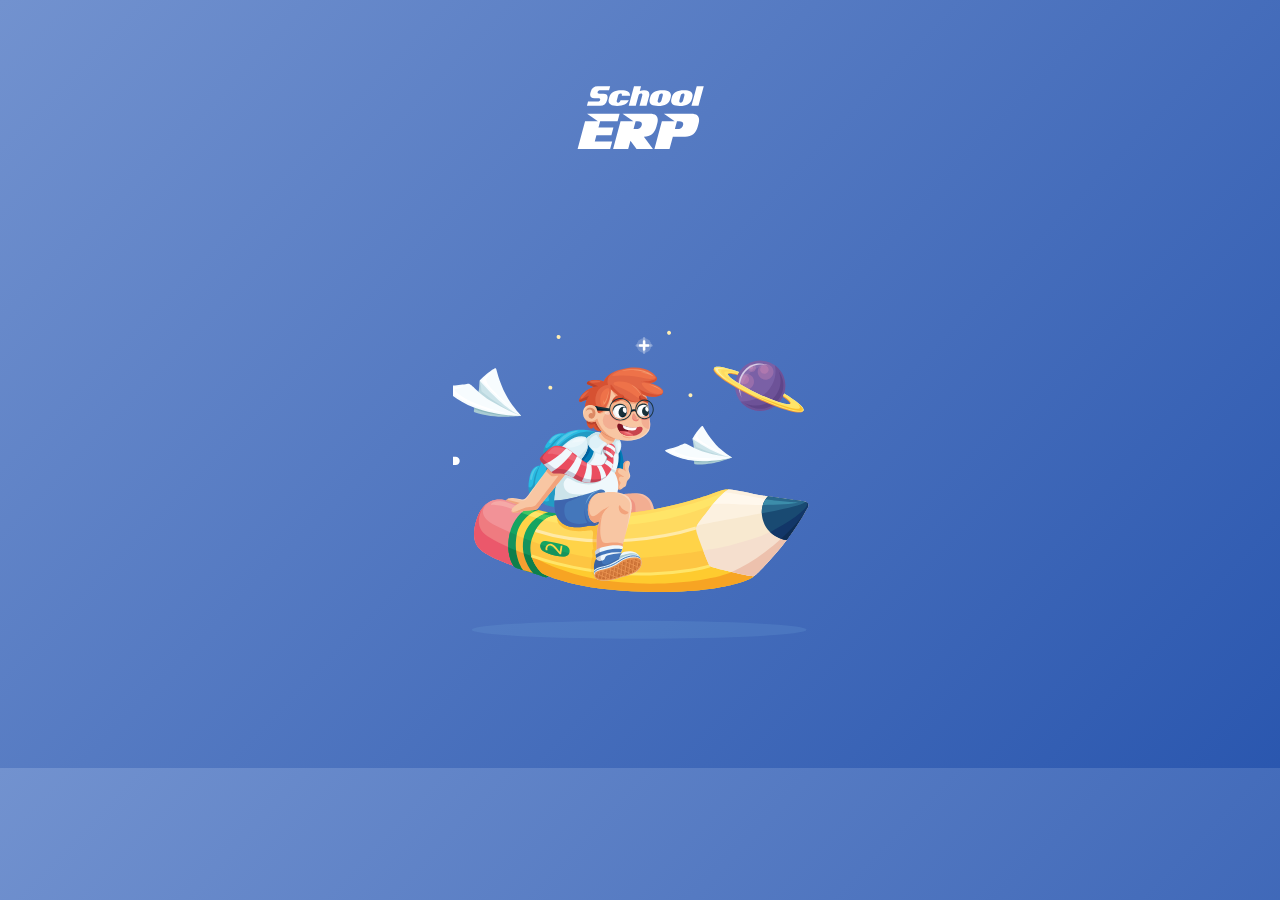
<file: index.html>
<!DOCTYPE html>
<html lang="eS">
<head>
    
    <!--Meta-->
    <meta charset="UTF-8">
    <meta http-equiv="X-UA-Compatible" content="IE=edge">
    <meta name="viewport" content="width=device-width, initial-scale=1.0">

    <!--Section for Styles-->
    <link rel="stylesheet" href="css/global.css">
    <link rel="stylesheet" href="css/splash.css">

    <title>School ERP</title>

</head>

<body class="section-body section-splash">
    
    <div class="logo">
       <a href="login.html"><img src="img/Logo.svg" alt="" ></a> 
    </div>

    <div class="cara">
        <img src="img/Niñolap.svg" alt="">
    </div>

</body>


</html>
</file>
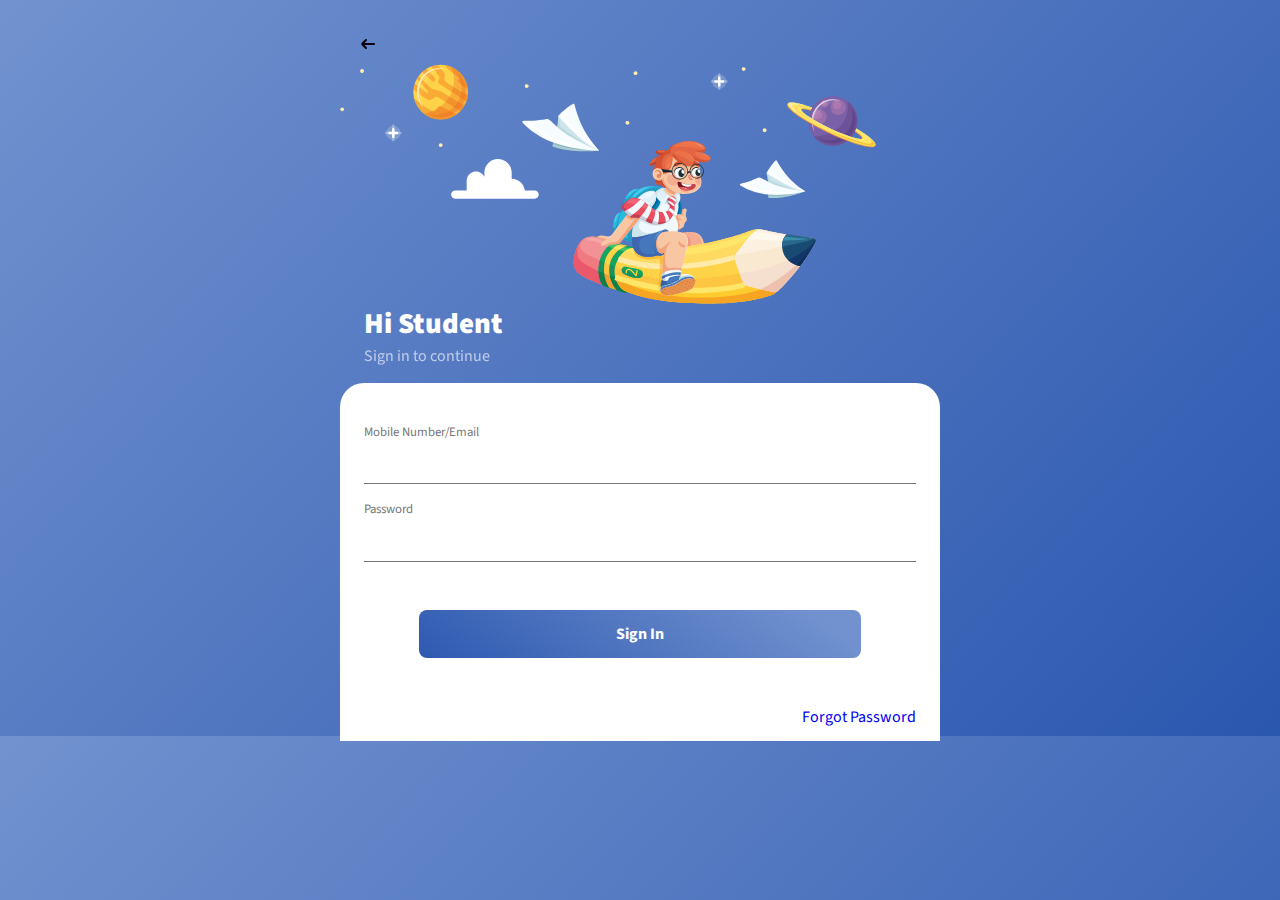
<file: login.html>
<!DOCTYPE html>
<html lang="es">
<head>
    
    <!--Meta-->
    <meta charset="UTF-8">
    <meta http-equiv="X-UA-Compatible" content="IE=edge">
    <meta name="viewport" content="width=device-width, initial-scale=1.0">

    <!--Section for styles-->
    <link rel="stylesheet" href="css/global.css">
    <link rel="stylesheet" href="css/login.css">
    <link rel="stylesheet" href="css/formulario.css">

    <!--Fuentes-->
    <style>
        @import url('https://fonts.googleapis.com/css2?family=Source+Sans+Pro:wght@300&display=swap');
    </style>

    <title>login</title>

</head>

<body class="section-body tamaño-login">

    <section>
        <div class="flecha">
            <a href="index.html"><img src="img/Arrow-right.svg" alt=""></a>
        </div>

        <div class="logo">
            <img src="img/vector.svg" alt="">
        </div>

        <div class="texto-cuadro">
            <h1 class="Tituloo"><b>Hi Student</b></h1>
            <p class="titulo2">Sign in to continue</p>
        </div>
    </section>

    <section class="formulario formulario-height">
        
        <form action="" method="POST" id="form">
            <div class="form">   
                <div class="grupo">
                    <input type="email" name="" id="name" required> <span class="barra"></span>
                    <label for="">Mobile Number/Email</label>
                </div>

                </div>
                <div class="grupo">
                    <input type="password" name="" id="name" required> <span class="barra"></span>
                    <label for="">Password</label>
                </div>

                <button type="submit"><b>Sign In</b></button>
                
                <div class="conector">
                    <a href="login2.html" style="text-decoration: none;">Forgot Password</a>
                </div>

            </div>

        </form>
        
    
    </section>

    
</body>
</html>
</file>
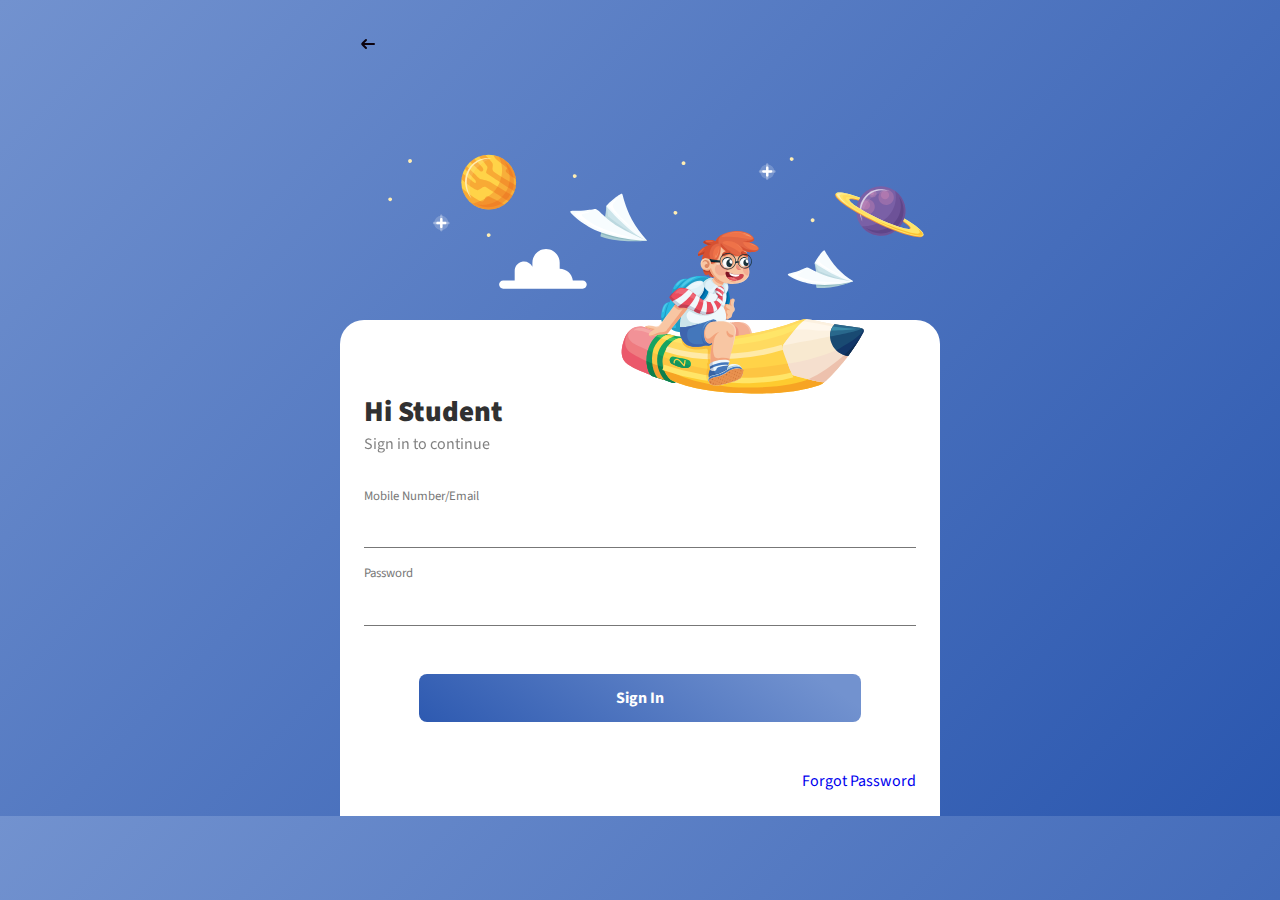
<file: login2.html>
<!DOCTYPE html>
<html lang="es">
<head>
    <!--Meta-->
    <meta charset="UTF-8">
    <meta http-equiv="X-UA-Compatible" content="IE=edge">
    <meta name="viewport" content="width=device-width, initial-scale=1.0">

    <!--Css-->
    <link rel="stylesheet" href="css/login2.css">
    <link rel="stylesheet" href="css/formulario.css">
    <link rel="stylesheet" href="css/global.css">

    <!--Fuentes-->
    <style>
        @import url('https://fonts.googleapis.com/css2?family=Source+Sans+Pro:wght@300&display=swap');
    </style>

    <title>Login2</title>

</head>

<body class="section-body tamaño-login2">
    
    <div class="flecha">
        <a href="login.html"><img src="img/Arrow-right.svg" alt=""></a>
    </div>
        
    <div class="logo">
        <img src="img/vector.svg" alt="">
    </div>

    <section class="formulario formulario-height">
        
        <form action="" method="POST" id="form">
            <div class="form">   
                
                <div class="texto-cuadro">
                    <h1 class="Tituloo"><b>Hi Student</b></h1>
                    <p class="titulo2">Sign in to continue</p>
                </div>


                <div class="grupo">
                    <input type="email" name="" id="name" required> <span class="barra"></span>
                    <label for="">Mobile Number/Email</label>
                </div>

                </div>
                <div class="grupo">
                    <input type="password" name="" id="name" required> <span class="barra"></span>
                    <label for="">Password</label>
                </div>

                <button type="submit"><b>Sign In</b></button>
                
                <div class="conector">
                    <a href="login.html" style="text-decoration: none;">Forgot Password</a>
                </div>

            </div>

        </form>
        
    
    </section>
    

</body>


</html>
</file>
<file: css/global.css>
*{
    margin: 0;
    padding: 0;
    box-sizing: border-box;
    font-family: 'Source Sans Pro', sans-serif;

}


html{
    font-size: 1rem; /* Unidaddes REM */
}

:root {
    /*colores*/
    
    --azul: #345FB4;
    --celeste: #6789CA;
    --negro: #313131;
    --gris: #777777;
    --grisclaro: #A5A5A5;
    --blanco: #fff;

    /*Tamaños de fuente*/
    
    --Titulos : 4rem;
    --Sub : 2rem;
    --Texto : 1.6rem;
    --parrafo : 1.4rem;
    --SubTex : 1.2rem;
}

/*Definición de las secciones*/
.section-body{
    max-width: 37.5rem;
    height: auto;
    margin: auto;
    background: linear-gradient(313.78deg, #2855AE -3.15%, #7292CF 100%);

}



/*Definición de Botones*/
.botones{
    width: 31.5rem;
    height: 5.4rem;

    background: linear-gradient(35.54deg, #2855AE -7.25%, #7292CF 90.75%);
}
</file>
<file: css/splash.css>
.logo{

    width: 18rem;
    height: 15rem;
    margin: auto;
    justify-content: center;
    align-items: center;
    display: flex;
}

.cara{

    margin: auto;
    width: 25rem;
    height: 30rem;
    justify-content: center;
    align-items: center;
    display: flex;
}

.section-splash{
    height: 48rem;
}
</file>
<file: css/login.css>
.tamaño-login{
    height: 44rem;

}

.logo{
    width: 20rem;
    height: 15rem;
    display: flex;
}

.texto-cuadro{
    font-family: 'Source Sans Pro', sans-serif;
    width: 10rem;


    margin-left: 1.5rem;
}

.Tituloo{
    color: #fff;
    font-size: 1.8rem;
}

.titulo2{
    color: #fff;

    mix-blend-mode: normal;
    opacity: 0.61;
    font-size: 1rem;
    
}

.flecha{
 
    flex: auto;
    margin: 2rem 0 0 1rem;
    width: 2rem;
    height: 2rem;
    align-items: center;
}

.formulario-height{
    height: 23.4rem;

}
</file>
<file: css/formulario.css>
::before, ::after{
    margin: 0;
    padding: 0;
    box-sizing: border-box;
}

.formulario{
    padding-top: 1rem;
    display: flex;
    font-family: 'Source Sans Pro', sans-serif;
    width: 100%;
}

form{
    background: #fff;
    padding: 1.5rem 1.5rem 0 ;
    box-shadow: 0 0 0.6rem 0 rgba(255, 255, 255, alpha);
    border-radius: 1.5rem 1.5rem 0rem 0;
    width: 100%;
}

.form{
    width: 100%;
    margin: auto;

}

form .grupo{
    position: relative;
    margin:1rem 0 0rem 0;
}

input{
    background: none;
    font-size: 1rem;
    padding: 1.5rem 0rem 0.9rem;
    display: block;
    width: 100%;
    border: none;
    border-bottom: 0.1rem solid var(--gris) ;
    color: var(--gris);
}

input:focus{
    outline: none;
    color: rgb(94,93,93);
}

label{
    color: var(--gris);
    font-size: 0.8rem;
    position: absolute;
    top: 0rem;
    transition: 0.5s ease-in-out all;
    pointer-events: none;
}

input:focus∼label{
    top: -5rem;
    font-size: 0.7rem;
}

.barra{
    position: relative;
    display: block;
    width: 100%;
}

input:focus∼.barra::before{
    width: 100%;
}

.barra::before{
    content: "";
    height: 1rem;
    width: 0%;
    bottom: 0;
    position: absolute;
    background: linear-gradient(313.78deg, #2855AE -3.15%, #7292CF 100%);
    transition: 0.3s ease width;
    left: 0;
}

button{
    font-family: 'Source Sans Pro', sans-serif;
    background: linear-gradient(35.54deg, #2855AE -7.25%, #7292CF 90.75%);
    border: none;
    display: block;
    width: 80%;
    margin: 3rem auto;
    color: var(--blanco);
    height: 3rem;
    font-size: 1rem;
    cursor: pointer;
    border-radius: 0.5rem;
}

.conector{
    display: block;
    float: right;
    color: var(--negro);
}
</file>
<file: css/login2.css>
.tamaño-login2{
    height: 20rem;
}

.logo{
    width: 20rem;
    height: 15rem;
    display: flex;
    position: relative;
    left: 3rem;
    top: 5.6rem;
}


.flecha{
 
    flex: auto;
    margin: 2rem 0 0 1rem;
    width: 2rem;
    height: 2rem;
    align-items: center;
}

.texto-cuadro{
    font-family: 'Source Sans Pro', sans-serif;
    width: 10rem;

    margin-bottom: 2rem;
    margin-top: 3rem;
}

.Tituloo{
    color: var(--negro);
    font-size: 1.8rem;
}

.titulo2{
    color: var(--negro);

    mix-blend-mode: normal;
    opacity: 0.61;
    font-size: 1rem;
    
}

.formulario-height{
    height: 32rem;
}
</file>
